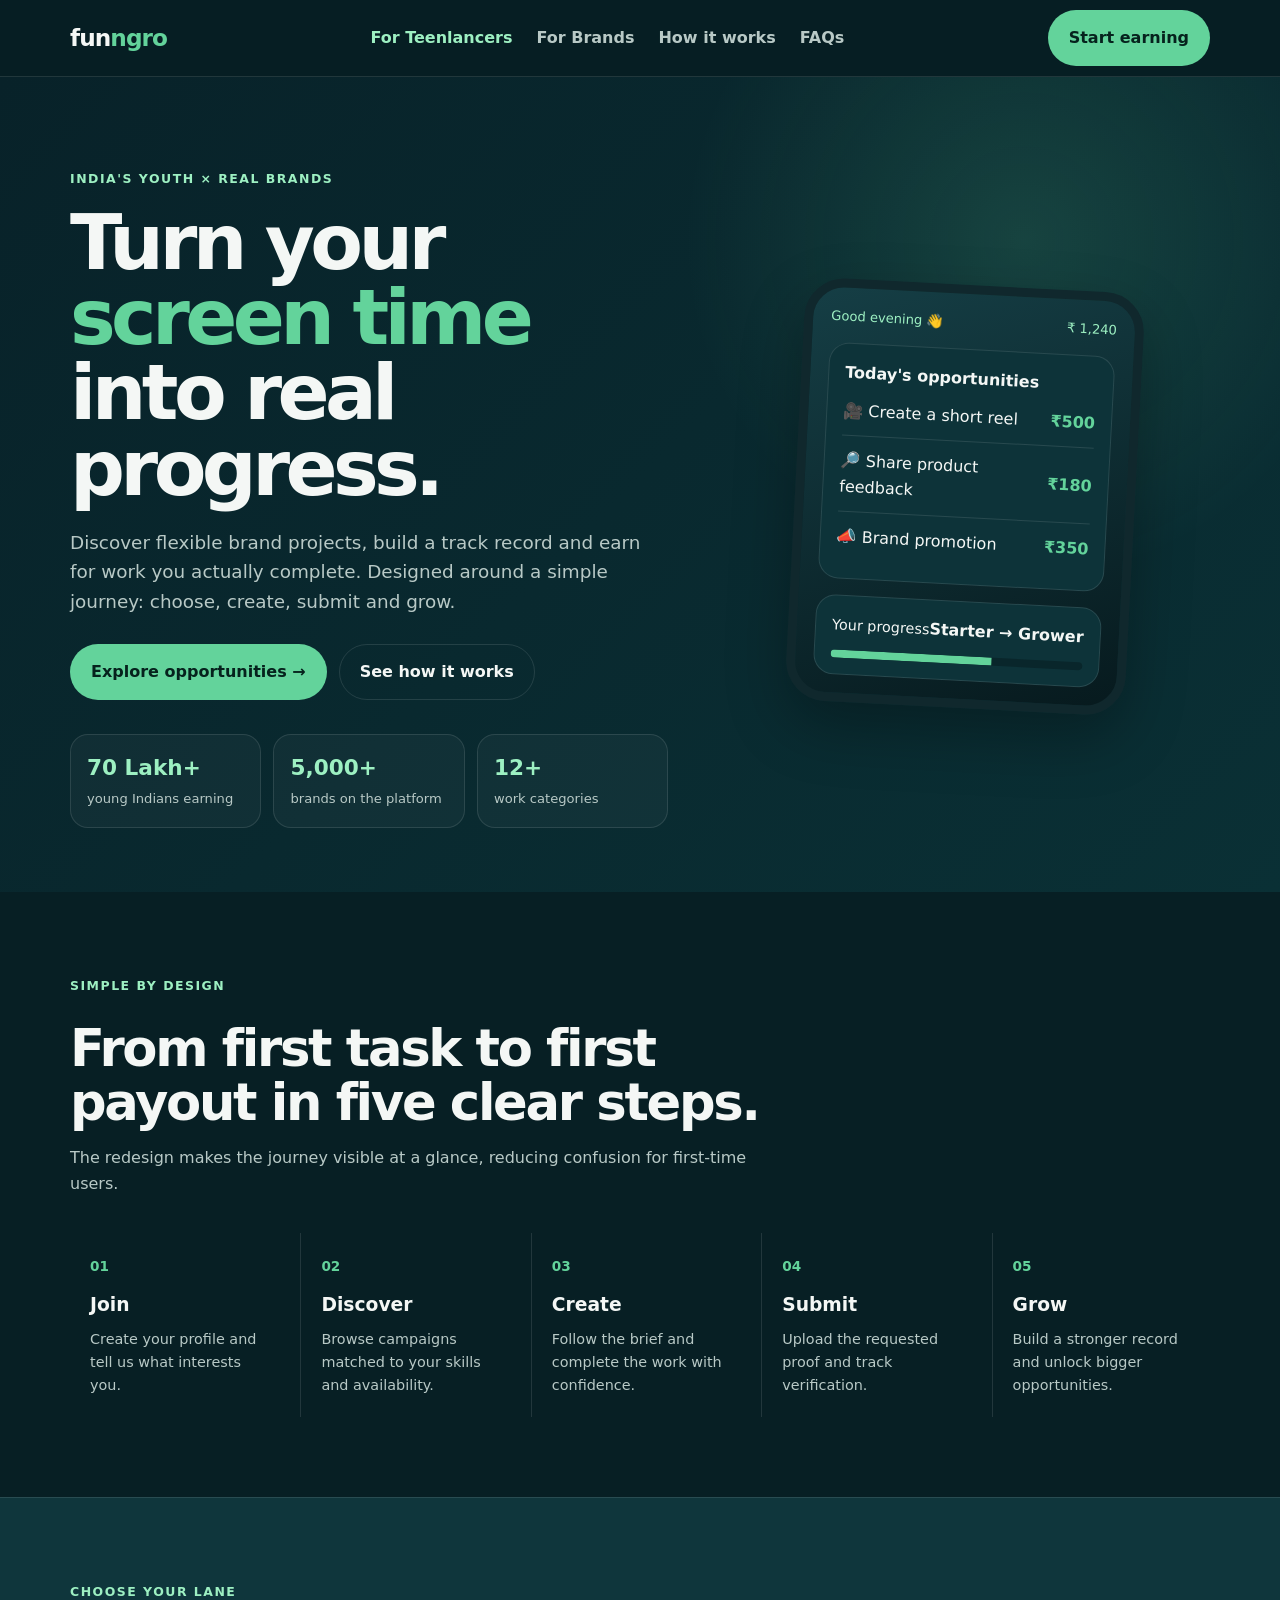
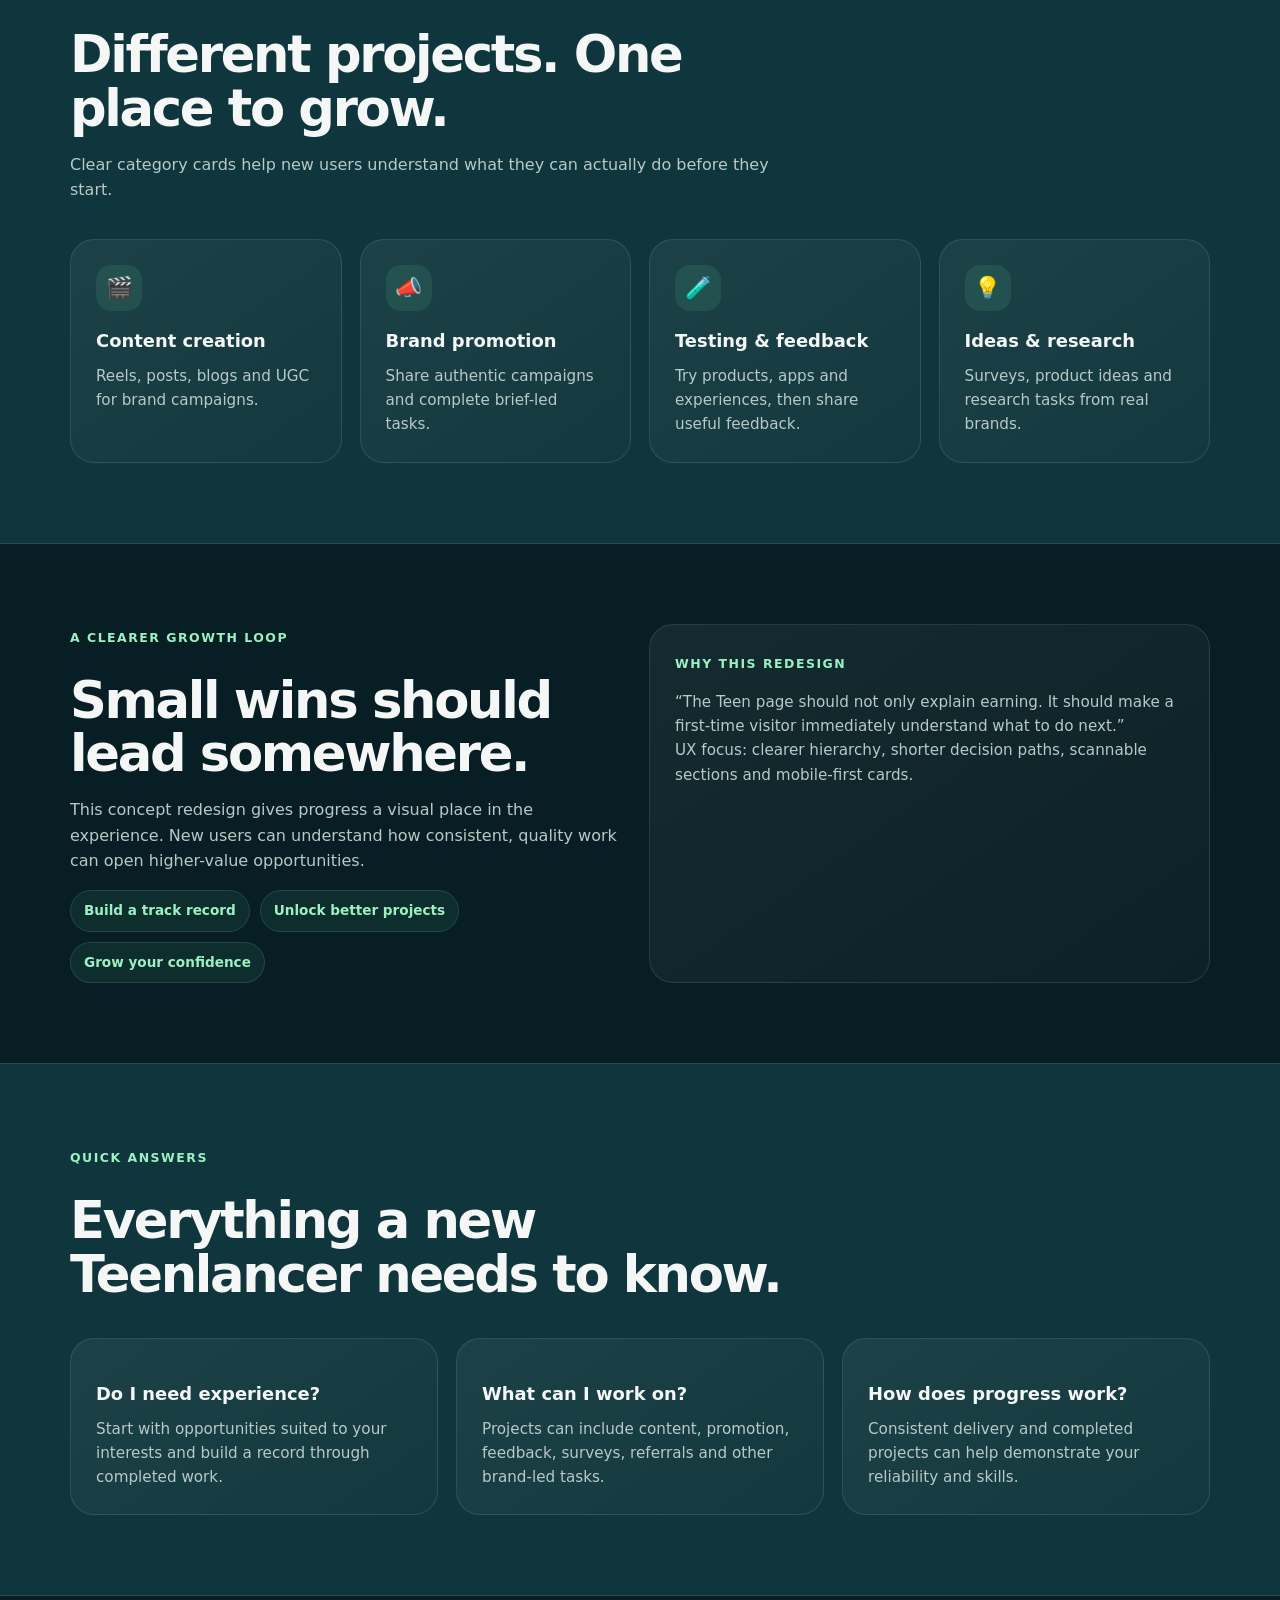
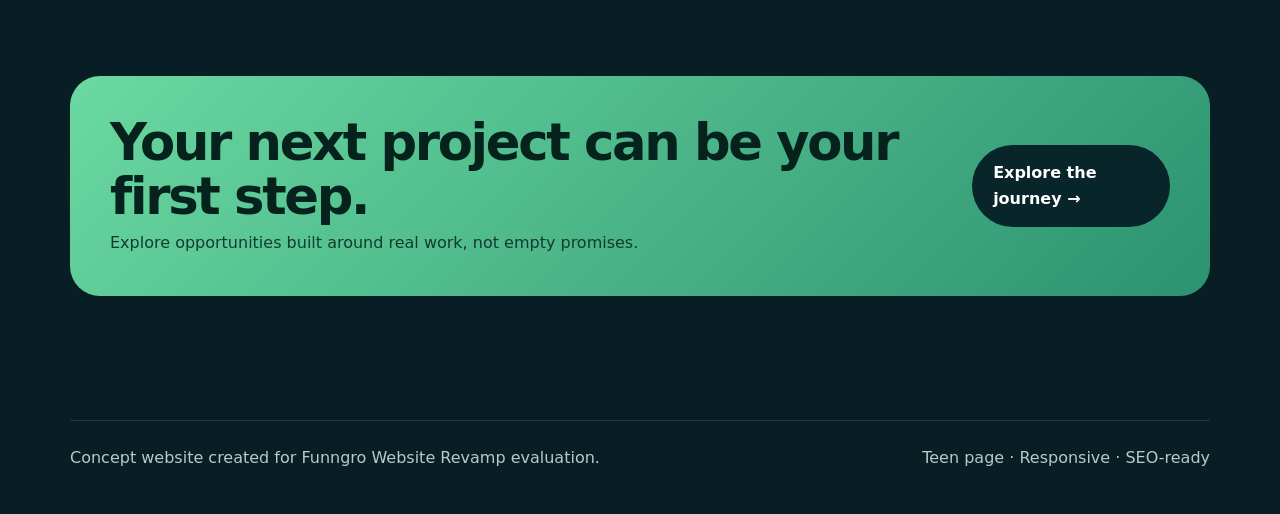
<file: index.html>
<!doctype html><html lang="en"><head><meta charset="utf-8"><meta name="viewport" content="width=device-width,initial-scale=1"><title>Earn with Real Brand Projects | Funngro Teen Revamp</title><meta name="description" content="A responsive concept redesign of Funngro's Teen experience: discover real brand projects, build skills and track your earning journey."><meta name="robots" content="index,follow"><link rel="canonical" href="https://YOUR-DOMAIN.example/teen.html"><meta property="og:title" content="Earn with Real Brand Projects | Funngro"><meta property="og:description" content="Discover projects, grow your skills and earn from real brand work."><link rel="stylesheet" href="style.css"><script type="application/ld+json">{"@context":"https://schema.org","@type":"WebPage","name":"Funngro Teen - Concept Revamp","description":"A student-focused landing page concept for discovering brand projects and earning opportunities."}</script></head><body><nav class="nav"><div class="container nav-inner"><a class="brand" href="teen.html">fun<span>ngro</span></a><div class="nav-links"><a class="active" href="teen.html">For Teenlancers</a><a href="company.html">For Brands</a><a href="#how">How it works</a><a href="#faq">FAQs</a></div><a class="btn btn-primary" href="#start">Start earning</a></div></nav><main><section class="hero"><div class="container hero-grid"><div><span class="eyebrow">India's youth × real brands</span><h1>Turn your <em>screen time</em> into real progress.</h1><p class="lead">Discover flexible brand projects, build a track record and earn for work you actually complete. Designed around a simple journey: choose, create, submit and grow.</p><div class="hero-actions"><a class="btn btn-primary" href="#start">Explore opportunities →</a><a class="btn btn-ghost" href="#how">See how it works</a></div><div class="stats"><div class="stat"><strong>70 Lakh+</strong><span>young Indians earning</span></div><div class="stat"><strong>5,000+</strong><span>brands on the platform</span></div><div class="stat"><strong>12+</strong><span>work categories</span></div></div></div><div class="phone"><div class="phone-top"><span>Good evening 👋</span><span>₹ 1,240</span></div><div class="mini-card"><strong>Today's opportunities</strong><div class="task"><span>🎥 Create a short reel</span><b>₹500</b></div><div class="task"><span>🔎 Share product feedback</span><b>₹180</b></div><div class="task"><span>📣 Brand promotion</span><b>₹350</b></div></div><div class="mini-card"><span class="small">Your progress</span><strong>Starter → Grower</strong><div style="height:8px;background:#09262b;border-radius:9px;margin-top:12px;overflow:hidden"><div style="height:100%;width:64%;background:#63d39b"></div></div></div></div></div></section><section id="how"><div class="container"><div class="section-head"><span class="kicker">Simple by design</span><h2>From first task to first payout in five clear steps.</h2><p class="muted">The redesign makes the journey visible at a glance, reducing confusion for first-time users.</p></div><div class="steps"><div class="step"><span class="step-num">01</span><h3>Join</h3><p>Create your profile and tell us what interests you.</p></div><div class="step"><span class="step-num">02</span><h3>Discover</h3><p>Browse campaigns matched to your skills and availability.</p></div><div class="step"><span class="step-num">03</span><h3>Create</h3><p>Follow the brief and complete the work with confidence.</p></div><div class="step"><span class="step-num">04</span><h3>Submit</h3><p>Upload the requested proof and track verification.</p></div><div class="step"><span class="step-num">05</span><h3>Grow</h3><p>Build a stronger record and unlock bigger opportunities.</p></div></div></div></section><section class="band"><div class="container"><div class="section-head"><span class="kicker">Choose your lane</span><h2>Different projects. One place to grow.</h2><p class="muted">Clear category cards help new users understand what they can actually do before they start.</p></div><div class="grid grid-4"><div class="card"><div class="icon">🎬</div><h3>Content creation</h3><p>Reels, posts, blogs and UGC for brand campaigns.</p></div><div class="card"><div class="icon">📣</div><h3>Brand promotion</h3><p>Share authentic campaigns and complete brief-led tasks.</p></div><div class="card"><div class="icon">🧪</div><h3>Testing & feedback</h3><p>Try products, apps and experiences, then share useful feedback.</p></div><div class="card"><div class="icon">💡</div><h3>Ideas & research</h3><p>Surveys, product ideas and research tasks from real brands.</p></div></div></div></section><section><div class="container two-col"><div><span class="kicker">A clearer growth loop</span><h2>Small wins should lead somewhere.</h2><p class="muted">This concept redesign gives progress a visual place in the experience. New users can understand how consistent, quality work can open higher-value opportunities.</p><div class="badges"><span class="badge">Build a track record</span><span class="badge">Unlock better projects</span><span class="badge">Grow your confidence</span></div></div><div class="card"><span class="kicker">Why this redesign</span><p class="quote">“The Teen page should not only explain earning. It should make a first-time visitor immediately understand what to do next.”</p><p class="muted small">UX focus: clearer hierarchy, shorter decision paths, scannable sections and mobile-first cards.</p></div></div></section><section id="faq" class="band"><div class="container"><div class="section-head"><span class="kicker">Quick answers</span><h2>Everything a new Teenlancer needs to know.</h2></div><div class="grid grid-3"><div class="card"><h3>Do I need experience?</h3><p>Start with opportunities suited to your interests and build a record through completed work.</p></div><div class="card"><h3>What can I work on?</h3><p>Projects can include content, promotion, feedback, surveys, referrals and other brand-led tasks.</p></div><div class="card"><h3>How does progress work?</h3><p>Consistent delivery and completed projects can help demonstrate your reliability and skills.</p></div></div></div></section><section id="start"><div class="container"><div class="cta"><div><h2>Your next project can be your first step.</h2><p>Explore opportunities built around real work, not empty promises.</p></div><a class="btn" href="#how">Explore the journey →</a></div></div></section></main><footer class="footer"><div class="container footer-row"><span>Concept website created for Funngro Website Revamp evaluation.</span><span>Teen page · Responsive · SEO-ready</span></div></footer><script src="script.js"></script></body></html>
</file>
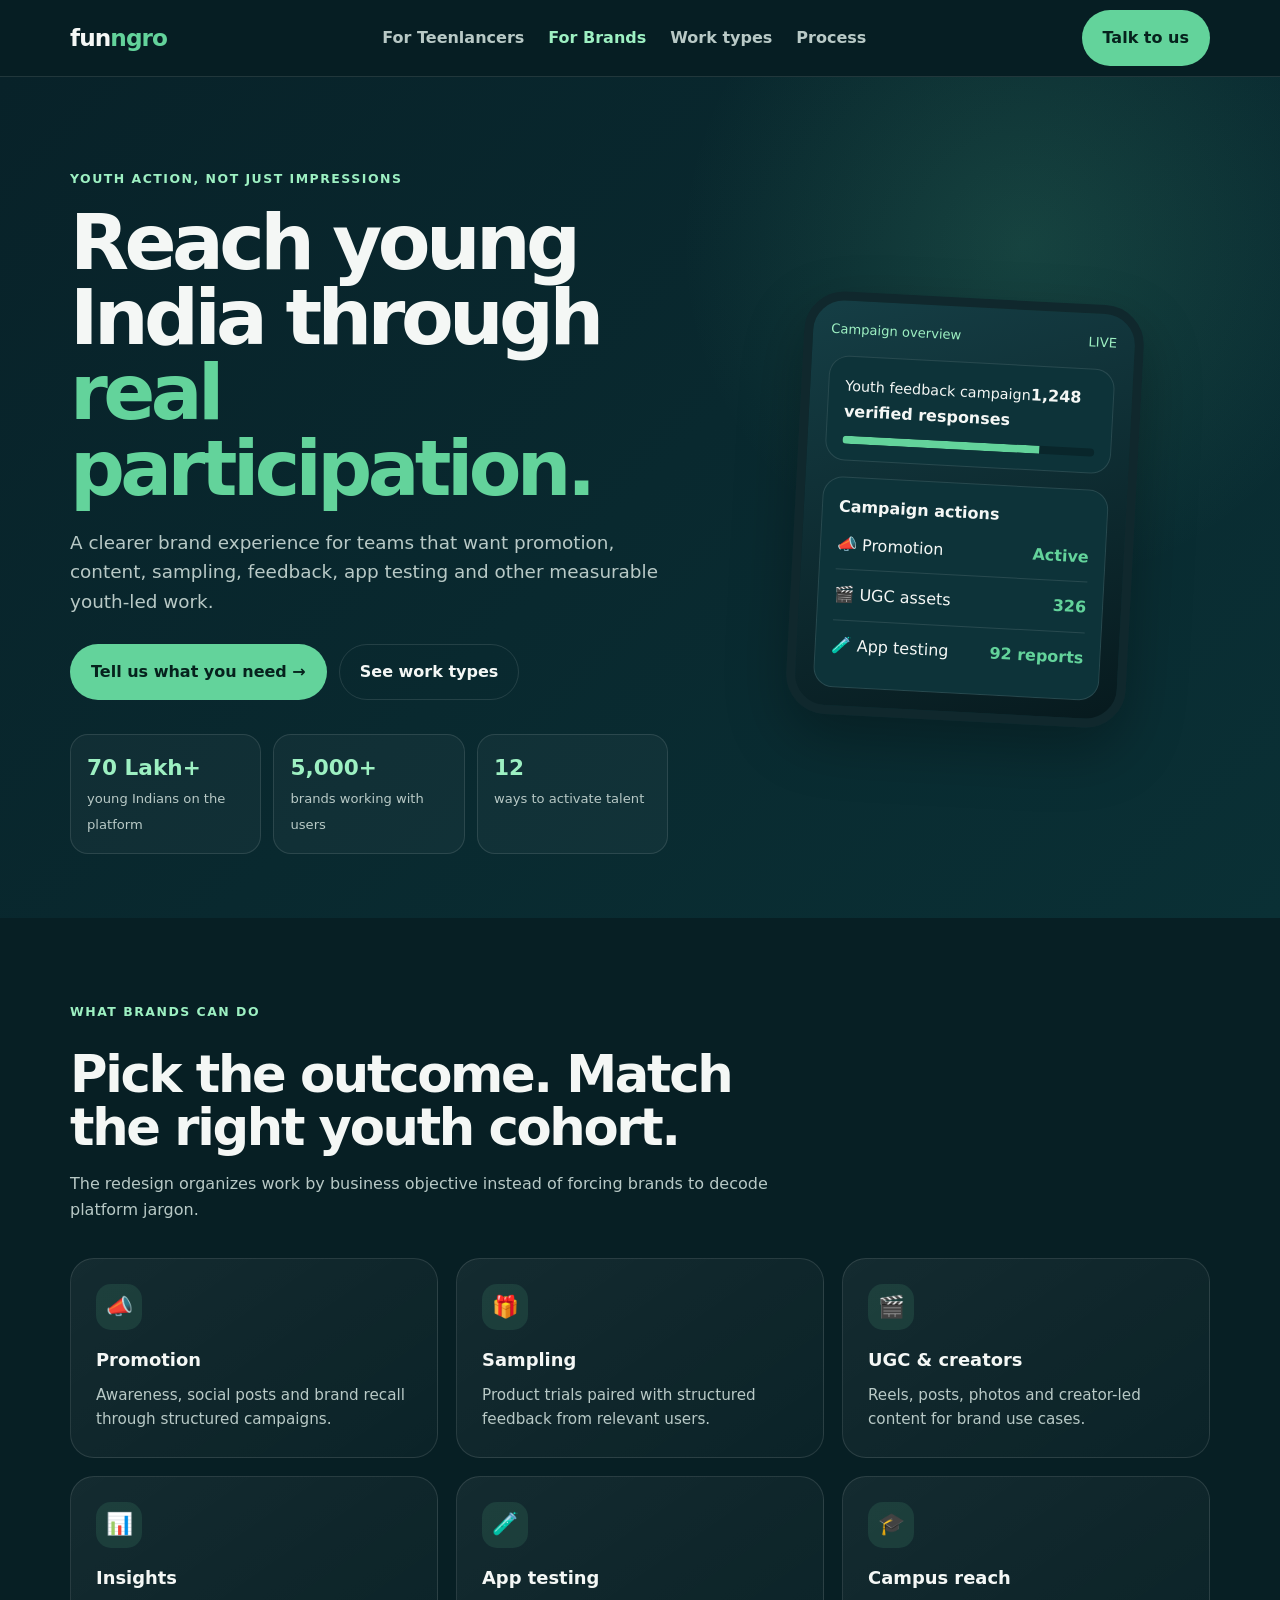
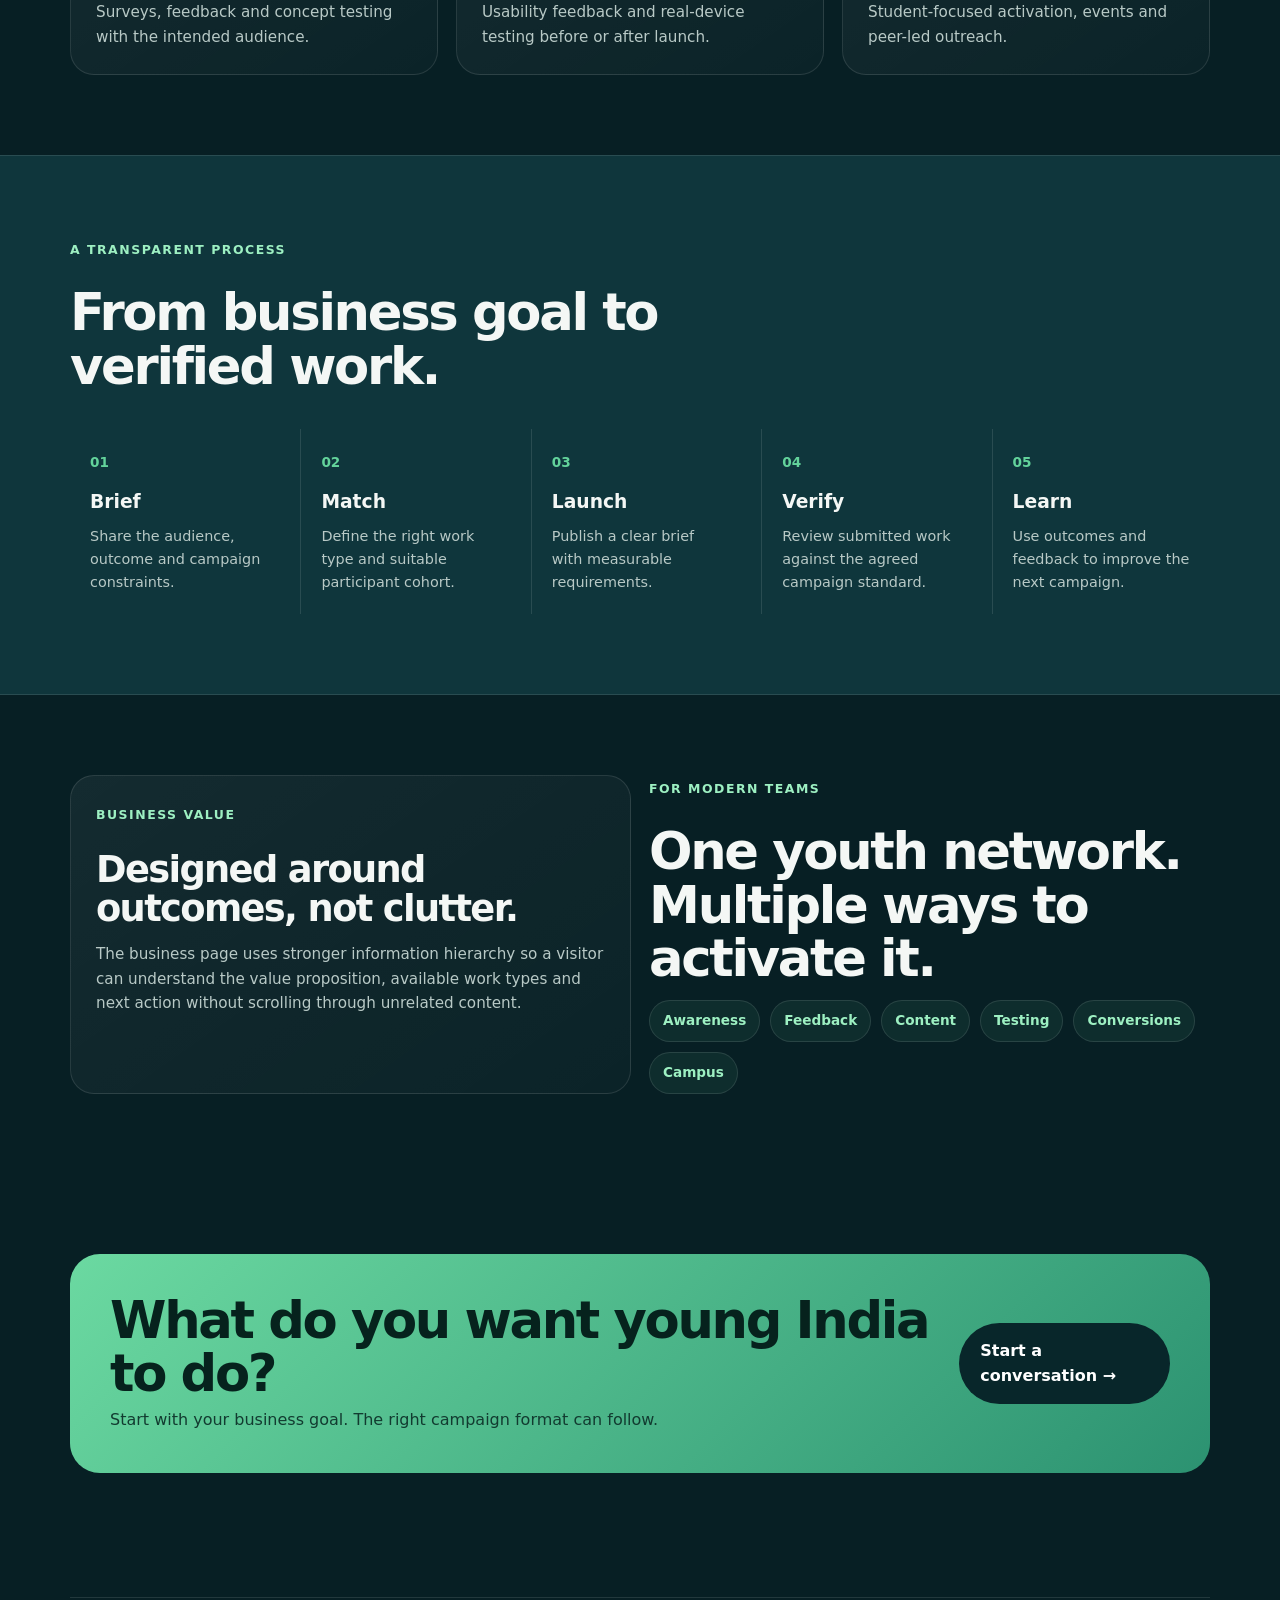
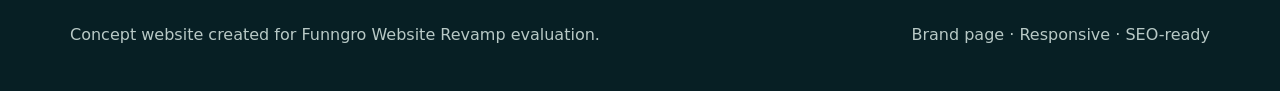
<file: company.html>
<!doctype html><html lang="en"><head><meta charset="utf-8"><meta name="viewport" content="width=device-width,initial-scale=1"><title>Work with India's Young Talent | Funngro Brand Revamp</title><meta name="description" content="A responsive concept redesign of Funngro's brand experience: connect with young audiences through verified actions, content, feedback and campaigns."><meta name="robots" content="index,follow"><link rel="canonical" href="https://YOUR-DOMAIN.example/company.html"><meta property="og:title" content="Work with India's Young Talent | Funngro"><meta property="og:description" content="Connect brands with young audiences through meaningful, verified actions."><link rel="stylesheet" href="style.css"><script type="application/ld+json">{"@context":"https://schema.org","@type":"WebPage","name":"Funngro for Brands - Concept Revamp","description":"A business-focused landing page concept for brand campaigns and youth engagement."}</script></head><body><nav class="nav"><div class="container nav-inner"><a class="brand" href="company.html">fun<span>ngro</span></a><div class="nav-links"><a href="teen.html">For Teenlancers</a><a class="active" href="company.html">For Brands</a><a href="#work">Work types</a><a href="#process">Process</a></div><a class="btn btn-primary" href="#contact">Talk to us</a></div></nav><main><section class="hero"><div class="container hero-grid"><div><span class="eyebrow">Youth action, not just impressions</span><h1>Reach young India through <em>real participation.</em></h1><p class="lead">A clearer brand experience for teams that want promotion, content, sampling, feedback, app testing and other measurable youth-led work.</p><div class="hero-actions"><a class="btn btn-primary" href="#contact">Tell us what you need →</a><a class="btn btn-ghost" href="#work">See work types</a></div><div class="stats"><div class="stat"><strong>70 Lakh+</strong><span>young Indians on the platform</span></div><div class="stat"><strong>5,000+</strong><span>brands working with users</span></div><div class="stat"><strong>12</strong><span>ways to activate talent</span></div></div></div><div class="phone"><div class="phone-top"><span>Campaign overview</span><span>LIVE</span></div><div class="mini-card"><span class="small">Youth feedback campaign</span><strong>1,248 verified responses</strong><div style="height:8px;background:#09262b;border-radius:9px;margin-top:12px;overflow:hidden"><div style="height:100%;width:78%;background:#63d39b"></div></div></div><div class="mini-card"><strong>Campaign actions</strong><div class="task"><span>📣 Promotion</span><b>Active</b></div><div class="task"><span>🎬 UGC assets</span><b>326</b></div><div class="task"><span>🧪 App testing</span><b>92 reports</b></div></div></div></div></section><section id="work"><div class="container"><div class="section-head"><span class="kicker">What brands can do</span><h2>Pick the outcome. Match the right youth cohort.</h2><p class="muted">The redesign organizes work by business objective instead of forcing brands to decode platform jargon.</p></div><div class="grid grid-3"><div class="card"><div class="icon">📣</div><h3>Promotion</h3><p>Awareness, social posts and brand recall through structured campaigns.</p></div><div class="card"><div class="icon">🎁</div><h3>Sampling</h3><p>Product trials paired with structured feedback from relevant users.</p></div><div class="card"><div class="icon">🎬</div><h3>UGC & creators</h3><p>Reels, posts, photos and creator-led content for brand use cases.</p></div><div class="card"><div class="icon">📊</div><h3>Insights</h3><p>Surveys, feedback and concept testing with the intended audience.</p></div><div class="card"><div class="icon">🧪</div><h3>App testing</h3><p>Usability feedback and real-device testing before or after launch.</p></div><div class="card"><div class="icon">🎓</div><h3>Campus reach</h3><p>Student-focused activation, events and peer-led outreach.</p></div></div></div></section><section id="process" class="band"><div class="container"><div class="section-head"><span class="kicker">A transparent process</span><h2>From business goal to verified work.</h2></div><div class="steps"><div class="step"><span class="step-num">01</span><h3>Brief</h3><p>Share the audience, outcome and campaign constraints.</p></div><div class="step"><span class="step-num">02</span><h3>Match</h3><p>Define the right work type and suitable participant cohort.</p></div><div class="step"><span class="step-num">03</span><h3>Launch</h3><p>Publish a clear brief with measurable requirements.</p></div><div class="step"><span class="step-num">04</span><h3>Verify</h3><p>Review submitted work against the agreed campaign standard.</p></div><div class="step"><span class="step-num">05</span><h3>Learn</h3><p>Use outcomes and feedback to improve the next campaign.</p></div></div></div></section><section><div class="container two-col"><div class="card"><span class="kicker">Business value</span><h2 style="font-size:2.3rem">Designed around outcomes, not clutter.</h2><p class="muted">The business page uses stronger information hierarchy so a visitor can understand the value proposition, available work types and next action without scrolling through unrelated content.</p></div><div><span class="kicker">For modern teams</span><h2>One youth network. Multiple ways to activate it.</h2><div class="badges"><span class="badge">Awareness</span><span class="badge">Feedback</span><span class="badge">Content</span><span class="badge">Testing</span><span class="badge">Conversions</span><span class="badge">Campus</span></div></div></div></section><section id="contact"><div class="container"><div class="cta"><div><h2>What do you want young India to do?</h2><p>Start with your business goal. The right campaign format can follow.</p></div><a class="btn" href="mailto:hello@funngro.com">Start a conversation →</a></div></div></section></main><footer class="footer"><div class="container footer-row"><span>Concept website created for Funngro Website Revamp evaluation.</span><span>Brand page · Responsive · SEO-ready</span></div></footer><script src="script.js"></script></body></html>
</file>
<file: style.css>
:root{--bg:#071f24;--bg2:#0b2b31;--panel:#0f363c;--mint:#63d39b;--mint2:#9df0c2;--text:#f4f7f5;--muted:#b8c9c6;--line:rgba(255,255,255,.11);--shadow:0 24px 60px rgba(0,0,0,.28)}*{box-sizing:border-box}html{scroll-behavior:smooth}body{margin:0;font-family:Inter,system-ui,-apple-system,BlinkMacSystemFont,"Segoe UI",sans-serif;background:var(--bg);color:var(--text);line-height:1.6}a{color:inherit;text-decoration:none}.container{width:min(1140px,92%);margin:auto}.nav{position:sticky;top:0;z-index:20;background:rgba(7,31,36,.88);backdrop-filter:blur(16px);border-bottom:1px solid var(--line)}.nav-inner{min-height:76px;display:flex;align-items:center;justify-content:space-between;gap:20px}.brand{font-size:1.45rem;font-weight:850;letter-spacing:-.04em}.brand span{color:var(--mint)}.nav-links{display:flex;gap:24px;color:var(--muted);font-weight:650}.nav-links a:hover,.nav-links a.active{color:var(--mint2)}.btn{display:inline-flex;align-items:center;justify-content:center;gap:8px;padding:14px 20px;border-radius:999px;font-weight:800;border:1px solid transparent;transition:.25s}.btn-primary{background:var(--mint);color:#06221d}.btn-primary:hover{transform:translateY(-2px);box-shadow:0 12px 30px rgba(99,211,155,.25)}.btn-ghost{border-color:var(--line);color:var(--text)}.hero{padding:88px 0 64px;overflow:hidden;background:radial-gradient(circle at 80% 20%,rgba(99,211,155,.15),transparent 28%),linear-gradient(135deg,#082229,#0a3035)}.hero-grid{display:grid;grid-template-columns:1.1fr .9fr;gap:52px;align-items:center}.eyebrow,.kicker{display:inline-block;color:var(--mint2);font-weight:850;letter-spacing:.12em;text-transform:uppercase;font-size:.78rem;margin-bottom:16px}h1{font-size:clamp(2.7rem,6vw,5.7rem);line-height:.98;letter-spacing:-.06em;margin:0 0 22px}h1 em{font-style:normal;color:var(--mint)}.lead{font-size:1.15rem;color:var(--muted);max-width:62ch}.hero-actions{display:flex;flex-wrap:wrap;gap:12px;margin-top:28px}.stats{display:grid;grid-template-columns:repeat(3,1fr);gap:12px;margin-top:34px}.stat{padding:16px;border:1px solid var(--line);background:rgba(255,255,255,.035);border-radius:18px}.stat strong{display:block;font-size:1.35rem;color:var(--mint2)}.stat span{font-size:.82rem;color:var(--muted)}.phone{width:min(340px,100%);margin:auto;border:9px solid #10282d;border-radius:40px;background:linear-gradient(160deg,#153e45,#071a1e);box-shadow:var(--shadow);padding:18px;transform:rotate(3deg)}.phone-top{display:flex;justify-content:space-between;color:var(--mint2);font-size:.82rem}.mini-card{margin-top:16px;padding:16px;border-radius:20px;background:#0d3339;border:1px solid var(--line)}.task{display:flex;justify-content:space-between;align-items:center;padding:12px 0;border-bottom:1px solid var(--line)}.task:last-child{border:0}.task b{color:var(--mint)}section{padding:80px 0}.section-head{max-width:720px;margin-bottom:36px}h2{font-size:clamp(2rem,4vw,3.6rem);line-height:1.05;letter-spacing:-.045em;margin:10px 0 14px}.muted{color:var(--muted)}.grid{display:grid;gap:18px}.grid-3{grid-template-columns:repeat(3,1fr)}.grid-4{grid-template-columns:repeat(4,1fr)}.card{padding:25px;border:1px solid var(--line);background:linear-gradient(145deg,rgba(255,255,255,.055),rgba(255,255,255,.02));border-radius:24px;transition:.25s}.card:hover{transform:translateY(-5px);border-color:rgba(157,240,194,.4)}.icon{width:46px;height:46px;border-radius:15px;display:grid;place-items:center;background:rgba(99,211,155,.12);color:var(--mint2);font-size:1.35rem}.card h3{margin:16px 0 8px;font-size:1.12rem}.card p{margin:0;color:var(--muted);font-size:.95rem}.steps{display:grid;grid-template-columns:repeat(5,1fr);gap:12px}.step{padding:20px;border-left:1px solid var(--line)}.step:first-child{border-left:0}.step-num{color:var(--mint);font-weight:900;font-size:.85rem}.step h3{margin:12px 0 8px}.step p{margin:0;color:var(--muted);font-size:.9rem}.band{background:var(--panel);border-top:1px solid var(--line);border-bottom:1px solid var(--line)}.cta{padding:40px;border-radius:30px;background:linear-gradient(135deg,#6bd9a1,#2c9271);color:#06221d;display:flex;justify-content:space-between;align-items:center;gap:20px}.cta h2{margin:0}.cta p{margin:6px 0 0;color:#123b30}.cta .btn{background:#08262a;color:white}.footer{padding:44px 0;color:var(--muted)}.footer-row{display:flex;justify-content:space-between;gap:20px;flex-wrap:wrap;border-top:1px solid var(--line);padding-top:24px}.badges{display:flex;flex-wrap:wrap;gap:10px}.badge{padding:9px 13px;border-radius:999px;background:rgba(99,211,155,.08);border:1px solid var(--line);color:var(--mint2);font-size:.85rem;font-weight:750}.two-col{display:grid;grid-template-columns:1fr 1fr;gap:18px}.quote{font-size:1.05rem;color:#e8f4ef}.small{font-size:.9rem}@media(max-width:850px){.hero-grid,.two-col{grid-template-columns:1fr}.grid-3{grid-template-columns:1fr 1fr}.grid-4{grid-template-columns:1fr 1fr}.steps{grid-template-columns:1fr 1fr}.step{border-left:0;border-top:1px solid var(--line)}.nav-links{display:none}.hero{padding-top:60px}.cta{align-items:flex-start;flex-direction:column}}@media(max-width:560px){.grid-3,.grid-4,.stats,.steps{grid-template-columns:1fr}.container{width:min(92%,1140px)}section{padding:62px 0}.phone{transform:none}}
</file>
